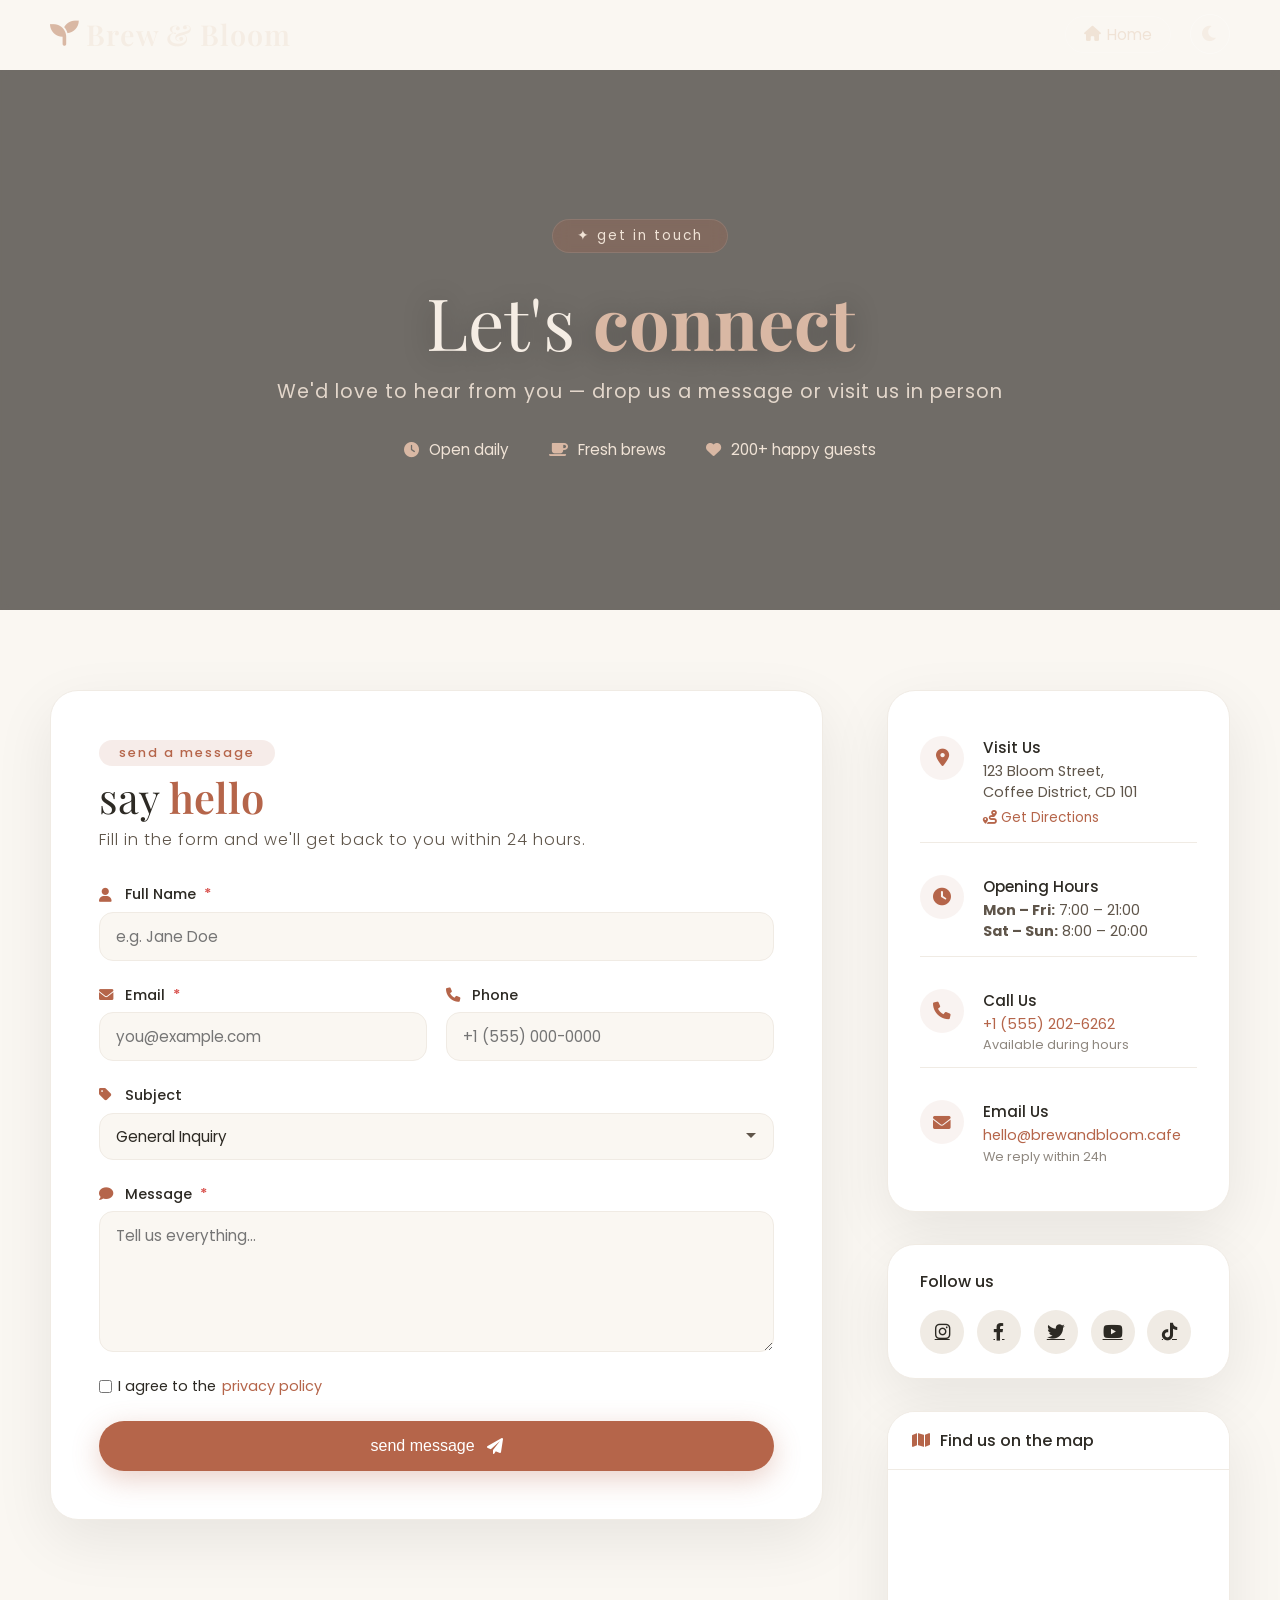
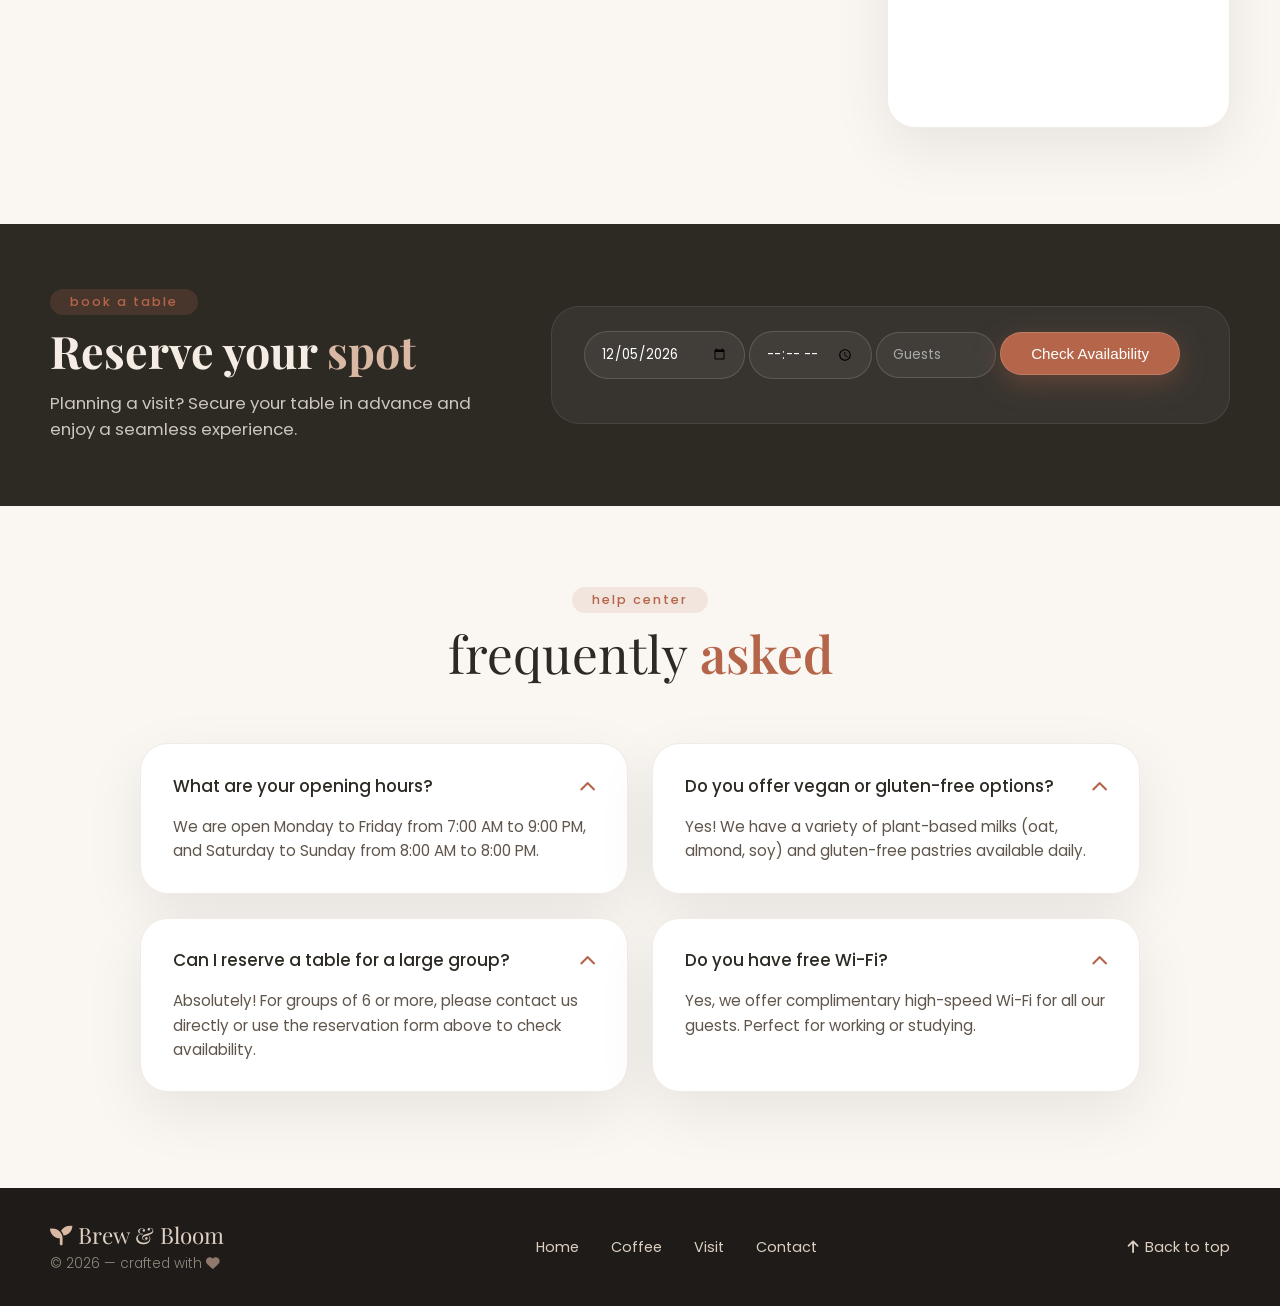
<file: contact.html>
<!-- contact.html – Contact Page with Simplified Navbar -->
<!DOCTYPE html>
<html lang="en">

<head>
    <meta charset="UTF-8" />
    <meta name="viewport" content="width=device-width, initial-scale=1.0" />
    <title>Contact · Brew & Bloom</title>
    <!-- Font Awesome -->
    <link rel="stylesheet" href="https://cdnjs.cloudflare.com/ajax/libs/font-awesome/6.0.0-beta3/css/all.min.css" />
    <!-- Google Fonts -->
    <link
        href="https://fonts.googleapis.com/css2?family=Playfair+Display:ital,wght@0,400;0,600;1,400&family=Poppins:wght@300;400;500;600&display=swap"
        rel="stylesheet" />
    <link rel="stylesheet" href="contact-style.css" />
</head>

<body>

    <!-- PRELOADER -->
    <div id="preloader">
        <div class="loader-cup"><i class="fas fa-mug-hot"></i></div>
        <p>brewing warmth...</p>
    </div>

    <!-- ===== SIMPLIFIED NAVBAR ===== -->
    <nav class="navbar" id="navbar">
        <div class="nav-container">
            <!-- Only Logo + Home link -->
            <a href="index.html" class="logo">
                <i class="fas fa-seedling"></i> Brew & Bloom
            </a>
            <div class="nav-actions">
                <a href="index.html" class="nav-home-link">
                    <i class="fas fa-home"></i> Home
                </a>
                <button id="darkModeToggle" class="dark-toggle" aria-label="Toggle dark mode">
                    <i class="fas fa-moon"></i>
                </button>
            </div>
        </div>
    </nav>

    <!-- ===== CONTACT HERO ===== -->
    <section class="contact-hero" id="contact">
        <div class="contact-hero-overlay"></div>
        <div class="contact-hero-content">
            <span class="hero-badge">✦ get in touch</span>
            <h1>Let's <span>connect</span></h1>
            <p>We'd love to hear from you — drop us a message or visit us in person</p>
            <div class="hero-stats-mini">
                <div><i class="fas fa-clock"></i> Open daily</div>
                <div><i class="fas fa-coffee"></i> Fresh brews</div>
                <div><i class="fas fa-heart"></i> 200+ happy guests</div>
            </div>
        </div>
    </section>

    <!-- ===== MAIN CONTACT SECTION ===== -->
    <section class="contact-main" id="contactMain">
        <div class="container">
            <div class="contact-grid">
                <!-- LEFT: FORM -->
                <div class="contact-form-wrapper reveal">
                    <div class="form-header">
                        <span class="tag">send a message</span>
                        <h2 class="section-title">say <span>hello</span></h2>
                        <p class="section-sub">Fill in the form and we'll get back to you within 24 hours.</p>
                    </div>
                    <form id="contactForm" class="contact-form">
                        <div class="form-group">
                            <label for="name"><i class="fas fa-user"></i> Full Name <span
                                    class="required">*</span></label>
                            <input type="text" id="name" placeholder="e.g. Jane Doe" required />
                            <span class="error-msg" id="nameError">Please enter your name</span>
                        </div>
                        <div class="form-row">
                            <div class="form-group">
                                <label for="email"><i class="fas fa-envelope"></i> Email <span
                                        class="required">*</span></label>
                                <input type="email" id="email" placeholder="you@example.com" required />
                                <span class="error-msg" id="emailError">Please enter a valid email</span>
                            </div>
                            <div class="form-group">
                                <label for="phone"><i class="fas fa-phone"></i> Phone</label>
                                <input type="tel" id="phone" placeholder="+1 (555) 000-0000" />
                            </div>
                        </div>
                        <div class="form-group">
                            <label for="subject"><i class="fas fa-tag"></i> Subject</label>
                            <select id="subject">
                                <option value="general">General Inquiry</option>
                                <option value="reservation">Reservation</option>
                                <option value="feedback">Feedback</option>
                                <option value="careers">Careers</option>
                                <option value="other">Other</option>
                            </select>
                        </div>
                        <div class="form-group">
                            <label for="message"><i class="fas fa-comment"></i> Message <span
                                    class="required">*</span></label>
                            <textarea id="message" rows="5" placeholder="Tell us everything..." required></textarea>
                            <span class="error-msg" id="messageError">Please write your message</span>
                        </div>
                        <div class="form-group checkbox-group">
                            <label>
                                <input type="checkbox" id="agree" required />
                                I agree to the <a href="#">privacy policy</a>
                            </label>
                        </div>
                        <div class="form-group">
                            <button type="submit" class="btn-submit" id="submitBtn">
                                <span>send message</span>
                                <i class="fas fa-paper-plane"></i>
                            </button>
                        </div>
                        <div id="formFeedback" class="form-feedback"></div>
                    </form>
                </div>

                <!-- RIGHT: INFO + MAP -->
                <div class="contact-info-wrapper reveal" style="transition-delay: 0.2s;">
                    <div class="info-card-container">
                        <div class="info-card">
                            <div class="info-icon"><i class="fas fa-location-dot"></i></div>
                            <div>
                                <h4>Visit Us</h4>
                                <p>123 Bloom Street,<br />Coffee District, CD 101</p>
                                <a href="#" class="map-link"><i class="fas fa-route"></i> Get Directions</a>
                            </div>
                        </div>
                        <div class="info-card">
                            <div class="info-icon"><i class="fas fa-clock"></i></div>
                            <div>
                                <h4>Opening Hours</h4>
                                <p><strong>Mon – Fri:</strong> 7:00 – 21:00<br /><strong>Sat – Sun:</strong> 8:00 –
                                    20:00</p>
                            </div>
                        </div>
                        <div class="info-card">
                            <div class="info-icon"><i class="fas fa-phone"></i></div>
                            <div>
                                <h4>Call Us</h4>
                                <p><a href="tel:+15552026262">+1 (555) 202-6262</a></p>
                                <p style="font-size: 0.8rem; opacity: 0.7;">Available during hours</p>
                            </div>
                        </div>
                        <div class="info-card">
                            <div class="info-icon"><i class="fas fa-envelope"></i></div>
                            <div>
                                <h4>Email Us</h4>
                                <p><a href="mailto:hello@brewandbloom.cafe">hello@brewandbloom.cafe</a></p>
                                <p style="font-size: 0.8rem; opacity: 0.7;">We reply within 24h</p>
                            </div>
                        </div>
                    </div>

                    <div class="contact-social">
                        <span>Follow us</span>
                        <div class="social-icons">
                            <a href="#" aria-label="Instagram"><i class="fab fa-instagram"></i></a>
                            <a href="#" aria-label="Facebook"><i class="fab fa-facebook-f"></i></a>
                            <a href="#" aria-label="Twitter"><i class="fab fa-twitter"></i></a>
                            <a href="#" aria-label="YouTube"><i class="fab fa-youtube"></i></a>
                            <a href="#" aria-label="TikTok"><i class="fab fa-tiktok"></i></a>
                        </div>
                    </div>

                    <div class="contact-map">
                        <div class="map-header">
                            <i class="fas fa-map"></i> Find us on the map
                        </div>
                        <iframe
                            src="https://www.google.com/maps/embed?pb=!1m18!1m12!1m3!1d3153.019905218468!2d-122.419418684682!3d37.77492977975969!2m3!1f0!2f0!3f0!3m2!1i1024!2i768!4f13.1!3m3!1m2!1s0x8085808c4db5d7d5%3A0x7e4b4efb6d8c6b6f!2sCafe%20Central!5e0!3m2!1sen!2sus!4v1644262345678!5m2!1sen!2sus"
                            width="100%" height="250" style="border:0; border-radius: 16px;" allowfullscreen=""
                            loading="lazy" referrerpolicy="no-referrer-when-downgrade">
                        </iframe>
                    </div>
                </div>
            </div>
        </div>
    </section>

    <!-- ===== RESERVATION SECTION ===== -->
    <section class="reservation-section" id="reserve">
        <div class="container">
            <div class="reservation-banner">
                <div class="reservation-text">
                    <span class="tag" style="background: rgba(181, 101, 74, 0.2);">book a table</span>
                    <h2>Reserve your <span>spot</span></h2>
                    <p>Planning a visit? Secure your table in advance and enjoy a seamless experience.</p>
                </div>
                <div class="reservation-form-mini">
                    <form id="reserveForm">
                        <input type="date" id="reserveDate" required />
                        <input type="time" id="reserveTime" required />
                        <input type="number" id="reserveGuests" placeholder="Guests" min="1" max="20" required />
                        <button type="submit" class="btn-primary">Check Availability</button>
                    </form>
                    <div id="reserveFeedback" class="reserve-feedback"></div>
                </div>
            </div>
        </div>
    </section>

    <!-- ===== FAQ SECTION ===== -->
    <section class="faq-section">
        <div class="container">
            <div class="section-header">
                <span class="tag">help center</span>
                <h2 class="section-title">frequently <span>asked</span></h2>
            </div>
            <div class="faq-grid" id="faqGrid">
                <!-- populated by JS -->
            </div>
        </div>
    </section>

    <!-- ===== FOOTER ===== -->
    <footer>
        <div class="footer-content">
            <div class="footer-brand">
                <i class="fas fa-seedling"></i> Brew & Bloom
                <p>© 2026 — crafted with <i class="fas fa-heart"></i></p>
            </div>
            <div class="footer-links">
                <a href="index.html">Home</a>
                <a href="index.html#categories">Coffee</a>
                <a href="index.html#location">Visit</a>
                <a href="contact.html">Contact</a>
            </div>
            <div class="footer-back">
                <a href="#" id="backToTopFooter"><i class="fas fa-arrow-up"></i> Back to top</a>
            </div>
        </div>
    </footer>

    <!-- BACK TO TOP FLOATING -->
    <button id="backToTop" class="back-to-top" aria-label="Back to top">
        <i class="fas fa-arrow-up"></i>
    </button>

    <script src="contact-script.js"></script>
</body>

</html>
</file>
<file: contact-style.css>
/* contact-style.css – Minimal Navbar Style Update */

/* ---------- RESET & VARIABLES ---------- */
* {
    margin: 0;
    padding: 0;
    box-sizing: border-box;
}

:root {
    --primary: #b5654a;
    --primary-dark: #9e4d35;
    --primary-light: #d9b8a4;
    --cream: #faf7f2;
    --dark: #2d2a24;
    --text-light: #5f554a;
    --shadow: 0 20px 60px rgba(0, 0, 0, 0.08);
    --radius: 28px;
    --bg-body: #faf7f2;
    --bg-card: #ffffff;
    --text-color: #2d2a24;
    --border-color: #f0ebe4;
    --transition: 0.4s ease;
}

body.dark-mode {
    --bg-body: #1e1b18;
    --bg-card: #2d2a24;
    --text-color: #f0e3d6;
    --border-color: #4a443e;
    --cream: #1e1b18;
    --text-light: #b5aaa0;
}

body {
    font-family: 'Poppins', sans-serif;
    background-color: var(--bg-body);
    color: var(--text-color);
    overflow-x: hidden;
    transition: background 0.4s, color 0.4s;
}

.container {
    max-width: 1240px;
    margin: 0 auto;
    padding: 0 30px;
}

/* ---------- PRELOADER ---------- */
#preloader {
    position: fixed;
    inset: 0;
    background: #2d2a24;
    display: flex;
    flex-direction: column;
    align-items: center;
    justify-content: center;
    z-index: 9999;
    transition: opacity 0.8s ease, visibility 0.8s ease;
}

#preloader.hide {
    opacity: 0;
    visibility: hidden;
}

.loader-cup {
    font-size: 4rem;
    color: var(--primary-light);
    animation: pulseCup 1.2s infinite alternate ease-in-out;
}

#preloader p {
    color: #ddd0c2;
    margin-top: 12px;
    font-weight: 300;
    letter-spacing: 2px;
}

@keyframes pulseCup {
    0% {
        transform: scale(0.9);
        opacity: 0.5;
    }

    100% {
        transform: scale(1.2);
        opacity: 1;
    }
}

/* ============================================================
   SIMPLIFIED NAVBAR – only logo + home link + dark toggle
   ============================================================ */
.navbar {
    position: fixed;
    top: 0;
    left: 0;
    width: 100%;
    padding: 14px 0;
    z-index: 1000;
    transition: 0.4s ease;
    background: transparent;
}

.navbar.scrolled {
    background: rgba(45, 42, 36, 0.85);
    backdrop-filter: blur(18px);
    box-shadow: 0 8px 32px rgba(0, 0, 0, 0.12);
    padding: 10px 0;
}

body.dark-mode .navbar.scrolled {
    background: rgba(20, 18, 16, 0.9);
}

.nav-container {
    max-width: 1240px;
    margin: 0 auto;
    padding: 0 30px;
    display: flex;
    align-items: center;
    justify-content: space-between;
}

.logo {
    font-family: 'Playfair Display', serif;
    font-size: 1.8rem;
    font-weight: 600;
    color: #f5ede4;
    letter-spacing: 1px;
    text-decoration: none;
    display: flex;
    align-items: center;
    gap: 6px;
}

.logo i {
    color: var(--primary-light);
}

.nav-actions {
    display: flex;
    align-items: center;
    gap: 1.2rem;
}

.nav-home-link {
    color: #f0e3d6;
    text-decoration: none;
    font-weight: 400;
    font-size: 0.95rem;
    padding: 6px 18px;
    border-radius: 40px;
    border: 1px solid rgba(255, 255, 255, 0.2);
    transition: 0.3s;
    display: flex;
    align-items: center;
    gap: 6px;
}

.nav-home-link:hover {
    background: rgba(255, 255, 255, 0.1);
    border-color: rgba(255, 255, 255, 0.4);
}

.dark-toggle {
    background: transparent;
    border: 1px solid rgba(255, 255, 255, 0.3);
    color: #f5ede4;
    width: 40px;
    height: 40px;
    border-radius: 50%;
    cursor: pointer;
    font-size: 1.1rem;
    transition: 0.3s;
    display: flex;
    align-items: center;
    justify-content: center;
}

.dark-toggle:hover {
    background: rgba(255, 255, 255, 0.1);
    border-color: #fff;
}

/* ---------- BUTTONS ---------- */
.btn-primary {
    background: var(--primary);
    color: #fff;
    padding: 14px 36px;
    border-radius: 50px;
    font-weight: 500;
    text-decoration: none;
    transition: 0.3s;
    box-shadow: 0 8px 28px rgba(181, 101, 74, 0.35);
    display: inline-flex;
    align-items: center;
    gap: 10px;
    border: 1px solid rgba(255, 255, 255, 0.15);
    cursor: pointer;
}

.btn-primary:hover {
    background: var(--primary-dark);
    transform: translateY(-3px);
    box-shadow: 0 14px 34px rgba(181, 101, 74, 0.45);
}

/* ---------- SECTION HEADER ---------- */
.section-header {
    text-align: center;
    margin-bottom: 3.5rem;
}

.tag {
    display: inline-block;
    background: rgba(181, 101, 74, 0.12);
    color: var(--primary);
    padding: 4px 20px;
    border-radius: 40px;
    font-size: 0.8rem;
    letter-spacing: 2px;
    font-weight: 500;
}

.section-title {
    font-family: 'Playfair Display', serif;
    font-size: 3.2rem;
    font-weight: 400;
    margin: 0.4rem 0 0.2rem;
    color: var(--text-color);
}

.section-title span {
    color: var(--primary);
    font-weight: 600;
}

.section-sub {
    color: var(--text-light);
    font-weight: 300;
    letter-spacing: 1px;
}

/* ---------- CONTACT HERO ---------- */
.contact-hero {
    position: relative;
    min-height: 60vh;
    display: flex;
    align-items: center;
    justify-content: center;
    text-align: center;
    background: url('https://images.unsplash.com/photo-1495474472287-4d71bcdd2085?q=80&w=2070&auto=format&fit=crop') center/cover no-repeat;
    background-attachment: fixed;
    margin-top: 70px;
}

.contact-hero-overlay {
    position: absolute;
    inset: 0;
    background: rgba(20, 15, 10, 0.6);
    backdrop-filter: blur(4px);
}

.contact-hero-content {
    position: relative;
    z-index: 2;
    padding: 2rem;
    animation: fadeUp 1.2s ease-out;
}

.hero-badge {
    display: inline-block;
    background: rgba(181, 101, 74, 0.25);
    backdrop-filter: blur(8px);
    padding: 6px 24px;
    border-radius: 40px;
    font-size: 0.85rem;
    letter-spacing: 2px;
    color: #f0e3d6;
    border: 1px solid rgba(255, 255, 255, 0.1);
    margin-bottom: 1.2rem;
}

.contact-hero-content h1 {
    font-family: 'Playfair Display', serif;
    font-size: 4.5rem;
    font-weight: 400;
    color: #f5ede4;
    text-shadow: 0 4px 30px rgba(0, 0, 0, 0.3);
}

.contact-hero-content h1 span {
    font-weight: 700;
    color: var(--primary-light);
}

.contact-hero-content p {
    font-size: 1.2rem;
    color: #f0e3d6;
    letter-spacing: 1px;
    margin-top: 0.5rem;
    opacity: 0.9;
}

.hero-stats-mini {
    display: flex;
    gap: 2.5rem;
    justify-content: center;
    margin-top: 2rem;
    color: #f0e3d6;
    font-size: 0.95rem;
}

.hero-stats-mini i {
    color: var(--primary-light);
    margin-right: 6px;
}

@keyframes fadeUp {
    0% {
        opacity: 0;
        transform: translateY(40px);
    }

    100% {
        opacity: 1;
        transform: translateY(0);
    }
}

/* ---------- CONTACT MAIN ---------- */
.contact-main {
    padding: 5rem 0 6rem;
    background: var(--bg-body);
}

.contact-grid {
    display: grid;
    grid-template-columns: 1.2fr 1fr;
    gap: 4rem;
    align-items: start;
}

/* Form */
.contact-form-wrapper {
    background: var(--bg-card);
    padding: 3rem;
    border-radius: var(--radius);
    box-shadow: var(--shadow);
    border: 1px solid var(--border-color);
}

.form-header {
    margin-bottom: 2rem;
}

.form-header .section-title {
    font-size: 2.6rem;
    margin: 0.2rem 0;
}

.contact-form {
    display: flex;
    flex-direction: column;
    gap: 1.5rem;
}

.form-row {
    display: grid;
    grid-template-columns: 1fr 1fr;
    gap: 1.2rem;
}

.form-group {
    display: flex;
    flex-direction: column;
    gap: 0.4rem;
}

.form-group label {
    font-weight: 500;
    font-size: 0.9rem;
    color: var(--text-color);
    display: flex;
    align-items: center;
    gap: 8px;
}

.form-group label i {
    color: var(--primary);
    width: 18px;
}

.required {
    color: #d9534f;
    font-weight: 600;
}

.form-group input,
.form-group select,
.form-group textarea {
    padding: 12px 16px;
    border: 1.5px solid var(--border-color);
    border-radius: 14px;
    font-family: 'Poppins', sans-serif;
    font-size: 0.95rem;
    transition: 0.3s;
    background: var(--bg-body);
    color: var(--text-color);
}

.form-group input:focus,
.form-group select:focus,
.form-group textarea:focus {
    outline: none;
    border-color: var(--primary);
    box-shadow: 0 0 0 4px rgba(181, 101, 74, 0.1);
}

.form-group select {
    appearance: none;
    background-image: url("data:image/svg+xml,%3Csvg xmlns='http://www.w3.org/2000/svg' width='12' height='12' viewBox='0 0 12 12'%3E%3Cpath fill='%235f554a' d='M6 8L1 3h10z'/%3E%3C/svg%3E");
    background-repeat: no-repeat;
    background-position: right 16px center;
}

.error-msg {
    color: #d9534f;
    font-size: 0.8rem;
    display: none;
}

.error-msg.show {
    display: block;
}

.checkbox-group {
    flex-direction: row;
    align-items: center;
    gap: 0.6rem;
}

.checkbox-group label {
    font-weight: 400;
    font-size: 0.9rem;
    gap: 6px;
}

.checkbox-group a {
    color: var(--primary);
    text-decoration: none;
}

.checkbox-group a:hover {
    text-decoration: underline;
}

.btn-submit {
    background: var(--primary);
    color: #fff;
    padding: 16px 36px;
    border-radius: 50px;
    font-weight: 500;
    font-size: 1rem;
    border: none;
    cursor: pointer;
    transition: 0.3s;
    display: inline-flex;
    align-items: center;
    justify-content: center;
    gap: 12px;
    width: 100%;
    box-shadow: 0 8px 28px rgba(181, 101, 74, 0.3);
}

.btn-submit:hover {
    background: var(--primary-dark);
    transform: translateY(-2px);
    box-shadow: 0 12px 34px rgba(181, 101, 74, 0.4);
}

.btn-submit:disabled {
    opacity: 0.7;
    cursor: not-allowed;
    transform: none;
}

.form-feedback {
    margin-top: 0.8rem;
    padding: 12px 16px;
    border-radius: 12px;
    font-weight: 500;
    display: none;
}

.form-feedback.success {
    display: block;
    background: #e6f4e6;
    color: #2a6b2a;
}

.form-feedback.error {
    display: block;
    background: #fde8e8;
    color: #b33c3c;
}

/* Right side */
.contact-info-wrapper {
    display: flex;
    flex-direction: column;
    gap: 2rem;
}

.info-card-container {
    display: flex;
    flex-direction: column;
    gap: 1.2rem;
    background: var(--bg-card);
    padding: 2rem;
    border-radius: var(--radius);
    border: 1px solid var(--border-color);
    box-shadow: var(--shadow);
}

.info-card {
    display: flex;
    align-items: flex-start;
    gap: 1.2rem;
    padding: 0.8rem 0;
    border-bottom: 1px solid var(--border-color);
}

.info-card:last-child {
    border-bottom: none;
}

.info-icon {
    width: 44px;
    height: 44px;
    background: rgba(181, 101, 74, 0.08);
    border-radius: 50%;
    display: flex;
    align-items: center;
    justify-content: center;
    color: var(--primary);
    font-size: 1.1rem;
    flex-shrink: 0;
}

.info-card h4 {
    font-weight: 500;
    font-size: 0.95rem;
    margin-bottom: 2px;
}

.info-card p {
    color: var(--text-light);
    font-size: 0.9rem;
    line-height: 1.5;
}

.info-card a {
    color: var(--primary);
    text-decoration: none;
}

.info-card a:hover {
    text-decoration: underline;
}

.map-link {
    display: inline-block;
    margin-top: 4px;
    font-size: 0.85rem;
}

.contact-social {
    background: var(--bg-card);
    padding: 1.5rem 2rem;
    border-radius: var(--radius);
    border: 1px solid var(--border-color);
    box-shadow: var(--shadow);
    display: flex;
    align-items: center;
    justify-content: space-between;
    flex-wrap: wrap;
    gap: 1rem;
}

.contact-social span {
    font-weight: 500;
    color: var(--text-color);
}

.social-icons {
    display: flex;
    gap: 0.8rem;
}

.social-icons a {
    width: 44px;
    height: 44px;
    border-radius: 50%;
    background: var(--border-color);
    display: flex;
    align-items: center;
    justify-content: center;
    color: var(--text-color);
    font-size: 1.1rem;
    transition: 0.3s;
}

.social-icons a:hover {
    background: var(--primary);
    color: #fff;
    transform: translateY(-4px);
}

.contact-map {
    border-radius: var(--radius);
    overflow: hidden;
    box-shadow: var(--shadow);
    background: var(--bg-card);
    border: 1px solid var(--border-color);
}

.map-header {
    padding: 1rem 1.5rem;
    font-weight: 500;
    color: var(--text-color);
    background: var(--bg-card);
    border-bottom: 1px solid var(--border-color);
    display: flex;
    align-items: center;
    gap: 0.6rem;
}

.map-header i {
    color: var(--primary);
}

/* ---------- RESERVATION SECTION ---------- */
.reservation-section {
    padding: 4rem 0;
    background: var(--dark);
    color: #f5ede4;
}

.reservation-banner {
    display: grid;
    grid-template-columns: 1fr 1.5fr;
    gap: 3rem;
    align-items: center;
}

.reservation-text h2 {
    font-family: 'Playfair Display', serif;
    font-size: 2.8rem;
    margin: 0.4rem 0 0.6rem;
}

.reservation-text h2 span {
    color: var(--primary-light);
}

.reservation-text p {
    opacity: 0.8;
    font-size: 1.05rem;
}

.reservation-form-mini {
    display: flex;
    flex-wrap: wrap;
    gap: 0.8rem;
    align-items: center;
    background: rgba(255, 255, 255, 0.05);
    padding: 1.5rem 2rem;
    border-radius: var(--radius);
    border: 1px solid rgba(255, 255, 255, 0.08);
}

.reservation-form-mini input {
    padding: 12px 16px;
    border-radius: 40px;
    border: 1px solid rgba(255, 255, 255, 0.15);
    background: rgba(255, 255, 255, 0.05);
    color: #fff;
    font-family: 'Poppins', sans-serif;
    flex: 1;
    min-width: 120px;
    outline: none;
    transition: 0.3s;
}

.reservation-form-mini input:focus {
    border-color: var(--primary-light);
    background: rgba(255, 255, 255, 0.08);
}

.reservation-form-mini input::placeholder {
    color: #aaa;
}

.reservation-form-mini .btn-primary {
    padding: 12px 30px;
    font-size: 0.95rem;
}

.reserve-feedback {
    width: 100%;
    margin-top: 0.5rem;
    font-size: 0.9rem;
    color: var(--primary-light);
}

/* ---------- FAQ SECTION ---------- */
.faq-section {
    padding: 5rem 0 6rem;
    background: var(--bg-body);
}

.faq-grid {
    display: grid;
    grid-template-columns: 1fr 1fr;
    gap: 1.5rem;
    max-width: 1000px;
    margin: 0 auto;
}

.faq-item {
    background: var(--bg-card);
    padding: 1.8rem 2rem;
    border-radius: var(--radius);
    border: 1px solid var(--border-color);
    box-shadow: var(--shadow);
    cursor: pointer;
    transition: 0.3s;
}

.faq-item:hover {
    border-color: var(--primary-light);
}

.faq-item .faq-question {
    display: flex;
    justify-content: space-between;
    align-items: center;
    font-weight: 500;
    font-size: 1.05rem;
    color: var(--text-color);
}

.faq-item .faq-question i {
    color: var(--primary);
    transition: 0.3s;
}

.faq-item .faq-answer {
    max-height: 0;
    overflow: hidden;
    transition: max-height 0.4s ease, padding 0.3s ease;
    color: var(--text-light);
    font-size: 0.95rem;
    line-height: 1.6;
}

.faq-item.active .faq-answer {
    max-height: 200px;
    padding-top: 1rem;
}

.faq-item.active .faq-question i {
    transform: rotate(180deg);
}

/* ---------- FOOTER ---------- */
footer {
    background: #1e1b18;
    color: #ddd0c2;
    padding: 2rem 0;
}

.footer-content {
    max-width: 1240px;
    margin: 0 auto;
    padding: 0 30px;
    display: flex;
    justify-content: space-between;
    align-items: center;
    flex-wrap: wrap;
    gap: 1.5rem;
}

.footer-brand {
    font-family: 'Playfair Display', serif;
    font-size: 1.4rem;
}

.footer-brand i {
    color: var(--primary-light);
}

.footer-brand p {
    font-family: 'Poppins', sans-serif;
    font-size: 0.85rem;
    font-weight: 300;
    margin-top: 4px;
    opacity: 0.6;
}

.footer-links {
    display: flex;
    gap: 2rem;
}

.footer-links a {
    color: #ddd0c2;
    text-decoration: none;
    font-size: 0.9rem;
    transition: 0.3s;
}

.footer-links a:hover {
    color: #fff;
}

.footer-back a {
    color: #ddd0c2;
    text-decoration: none;
    font-size: 0.9rem;
    transition: 0.3s;
    display: flex;
    align-items: center;
    gap: 6px;
}

.footer-back a:hover {
    color: #fff;
}

/* ---------- BACK TO TOP ---------- */
.back-to-top {
    position: fixed;
    bottom: 30px;
    right: 30px;
    width: 50px;
    height: 50px;
    border-radius: 50%;
    background: var(--primary);
    color: #fff;
    border: none;
    font-size: 1.3rem;
    cursor: pointer;
    box-shadow: 0 4px 16px rgba(181, 101, 74, 0.4);
    transition: 0.3s;
    opacity: 0;
    visibility: hidden;
    z-index: 999;
}

.back-to-top.visible {
    opacity: 1;
    visibility: visible;
}

.back-to-top:hover {
    background: var(--primary-dark);
    transform: translateY(-4px);
}

/* ---------- REVEAL ANIMATION ---------- */
.reveal {
    opacity: 0;
    transform: translateY(50px) scale(0.96);
    transition: all 0.9s cubic-bezier(0.2, 0.9, 0.3, 1.2);
}

.reveal.active {
    opacity: 1;
    transform: translateY(0) scale(1);
}

/* ---------- RESPONSIVE ---------- */
@media (max-width: 992px) {
    .contact-grid {
        grid-template-columns: 1fr;
        gap: 3rem;
    }

    .reservation-banner {
        grid-template-columns: 1fr;
        gap: 2rem;
        text-align: center;
    }

    .reservation-form-mini {
        justify-content: center;
    }

    .faq-grid {
        grid-template-columns: 1fr;
    }

    .contact-hero-content h1 {
        font-size: 3.5rem;
    }
}

@media (max-width: 768px) {
    .form-row {
        grid-template-columns: 1fr;
    }

    .contact-form-wrapper {
        padding: 1.8rem;
    }

    .info-card-container {
        padding: 1.5rem;
    }

    .contact-social {
        flex-direction: column;
        align-items: stretch;
        text-align: center;
    }

    .social-icons {
        justify-content: center;
    }

    .reservation-form-mini {
        flex-direction: column;
        padding: 1.2rem;
    }

    .reservation-form-mini input {
        width: 100%;
    }

    .hero-stats-mini {
        flex-wrap: wrap;
        gap: 1.2rem;
    }

    .contact-hero-content h1 {
        font-size: 2.8rem;
    }

    .footer-content {
        flex-direction: column;
        text-align: center;
        gap: 1rem;
    }

    .footer-links {
        flex-wrap: wrap;
        justify-content: center;
    }

    .nav-home-link span {
        display: none;
    }

    .nav-home-link {
        padding: 6px 12px;
    }
}

@media (max-width: 480px) {
    .contact-hero {
        min-height: 50vh;
        margin-top: 60px;
    }

    .contact-hero-content h1 {
        font-size: 2.2rem;
    }

    .section-title {
        font-size: 2rem;
    }

    .reservation-text h2 {
        font-size: 2.2rem;
    }

    .container {
        padding: 0 16px;
    }

    .contact-form-wrapper {
        padding: 1.2rem;
    }

    .logo {
        font-size: 1.4rem;
    }
}
</file>
